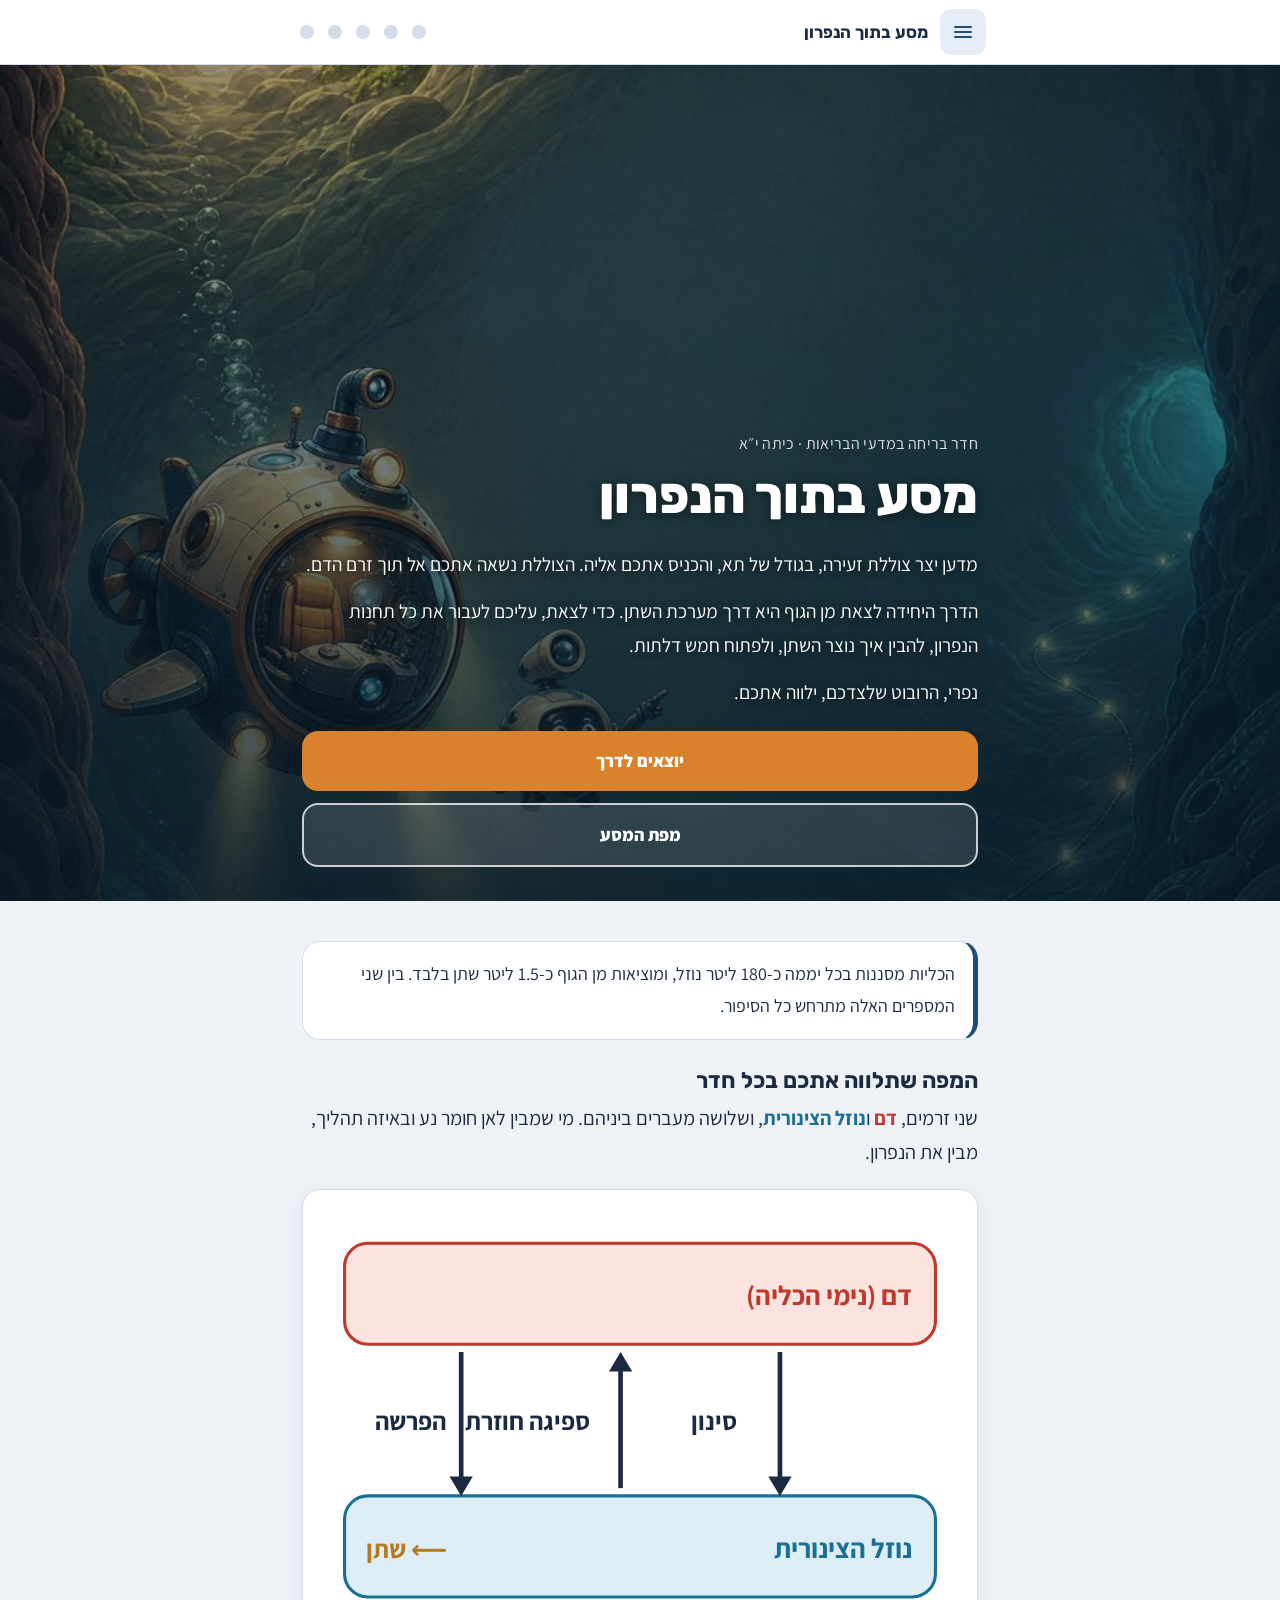
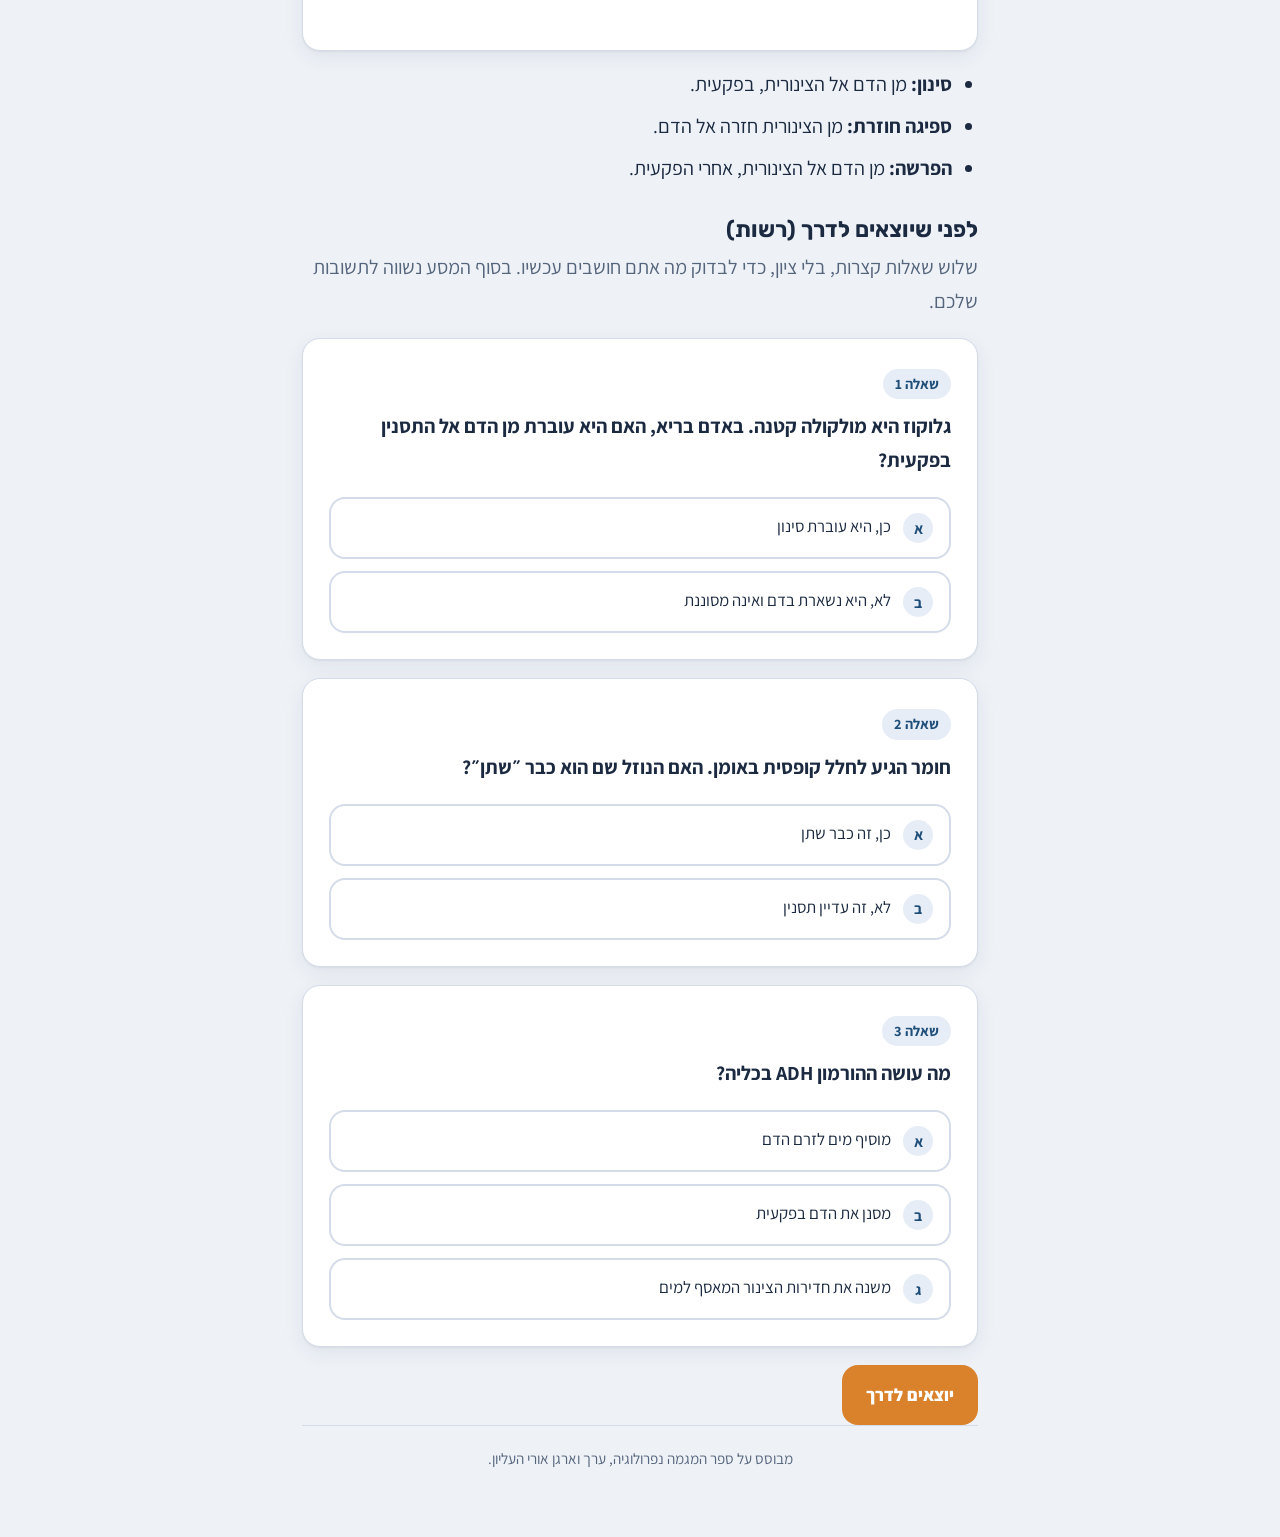
<file: index.html>
<!doctype html>
<html lang="he" dir="rtl">
<head>
  <meta charset="utf-8">
  <meta name="viewport" content="width=device-width, initial-scale=1, viewport-fit=cover">
  <meta name="theme-color" content="#14303a">
  <title>מסע בתוך הנפרון</title>
  <meta name="description" content="חדר בריחה ללימוד האנטומיה והפיזיולוגיה של הנפרון, לתלמידי מדעי הבריאות בכיתה י״א.">
  <link rel="preconnect" href="https://fonts.googleapis.com">
  <link rel="preconnect" href="https://fonts.gstatic.com" crossorigin>
  <link href="https://fonts.googleapis.com/css2?family=Assistant:wght@400;600;700;800&family=Rubik:wght@500;700;800&display=swap" rel="stylesheet">
  <link rel="stylesheet" href="css/style.css">
</head>
<body>
  <main id="app" aria-live="polite"></main>
  <noscript><p style="padding:24px">האתר דורש JavaScript כדי לפעול.</p></noscript>
  <script src="js/rooms.js"></script>
  <script src="js/app.js"></script>
</body>
</html>
</file>
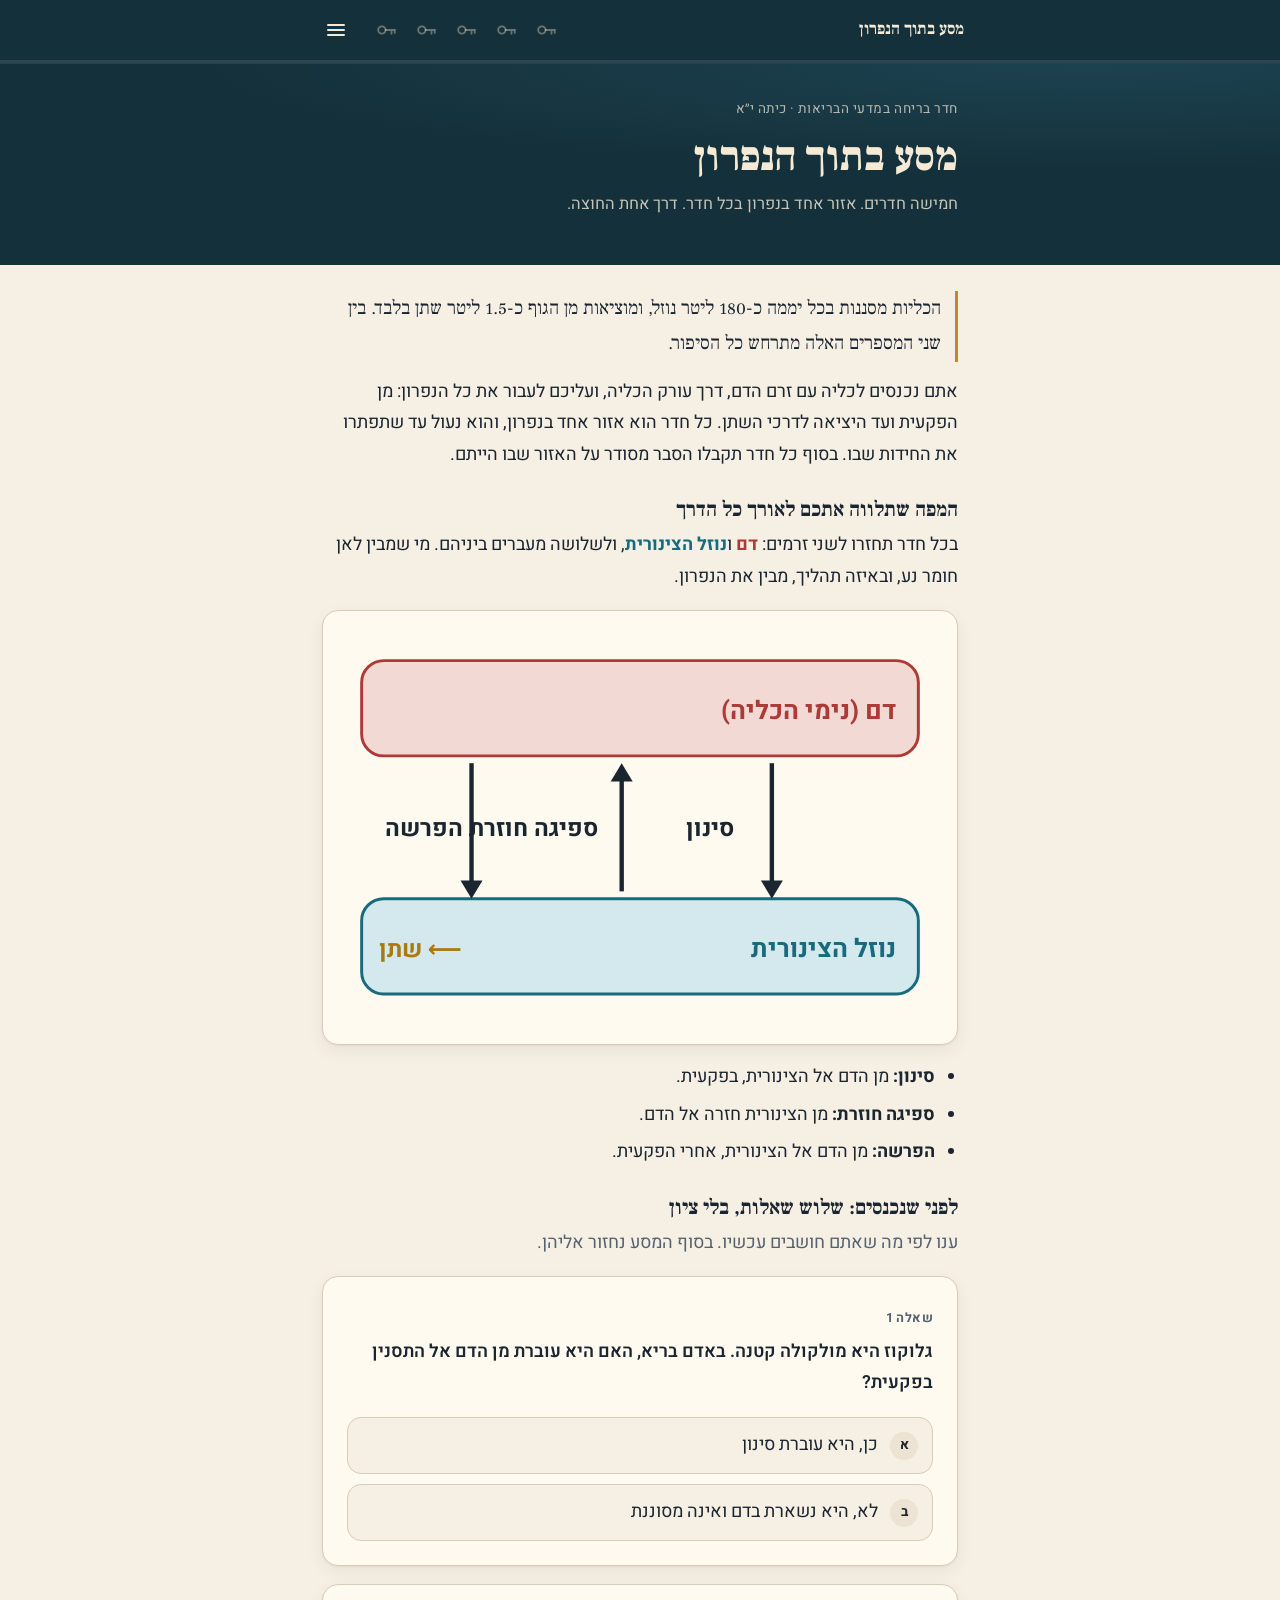
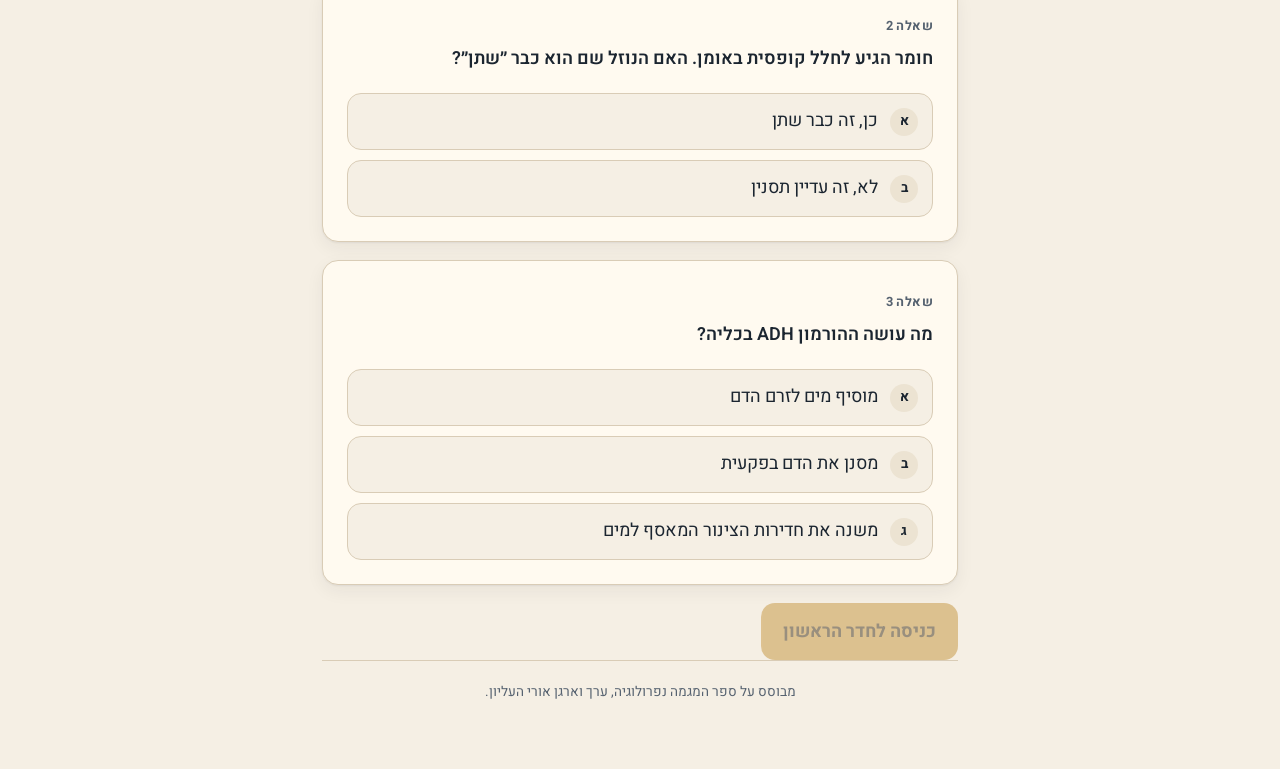
<file: _גרסה-קודמת/index.html>
<!doctype html>
<html lang="he" dir="rtl">
<head>
  <meta charset="utf-8">
  <meta name="viewport" content="width=device-width, initial-scale=1, viewport-fit=cover">
  <meta name="theme-color" content="#14303a">
  <title>מסע בתוך הנפרון</title>
  <meta name="description" content="חדר בריחה ללימוד האנטומיה והפיזיולוגיה של הנפרון, לתלמידי מדעי הבריאות בכיתה י״א.">
  <link rel="preconnect" href="https://fonts.googleapis.com">
  <link rel="preconnect" href="https://fonts.gstatic.com" crossorigin>
  <link href="https://fonts.googleapis.com/css2?family=Frank+Ruhl+Libre:wght@500;700;900&family=Heebo:wght@400;500;700&display=swap" rel="stylesheet">
  <link rel="stylesheet" href="css/style.css">
</head>
<body>
  <main id="app" aria-live="polite"></main>
  <noscript><p style="padding:24px">האתר דורש JavaScript כדי לפעול.</p></noscript>
  <script src="js/rooms.js"></script>
  <script src="js/app.js"></script>
</body>
</html>
</file>
<file: css/style.css>
/* ==========================================================================
   מסע בתוך הנפרון — עיצוב (בהיר, מובייל תחילה)
   צבעים קבועים בכל האתר: דם = אדום · תסנין = כחול-ים · שתן = ענבר
   ========================================================================== */

:root {
  --bg: #eef2f7;
  --paper: #eef2f7;
  --paper-2: #e4eaf2;
  --card: #ffffff;
  --ink: #1b2a41;
  --muted: #55657c;
  --line: #d3dce8;

  --navy: #1f4e79;
  --navy-soft: #e6edf6;
  --hero: #14304a;
  --hero-ink: #ffffff;

  --orange: #d9822b;
  --orange-dark: #c2711f;
  --key: #d9822b;

  --blood: #c0392b;
  --blood-soft: #fbe3df;
  --filtrate: #1b6f93;
  --filtrate-soft: #dcedf6;
  --urine: #b7791f;
  --urine-soft: #fbefcf;

  --ok: #2e7d4f;
  --ok-soft: #e1f1e7;
  --no: #b8423a;
  --no-soft: #fbe7e3;

  --conc-lo: #bfe2ea;
  --conc-mid: #f0d99c;
  --conc-hi: #d1741f;

  --radius: 18px;
  --shadow: 0 1px 2px rgba(27, 42, 65, .06), 0 6px 20px rgba(27, 42, 65, .07);
  --sans: "Assistant", "Heebo", system-ui, -apple-system, "Segoe UI", Arial, sans-serif;
  --display: "Rubik", "Assistant", system-ui, sans-serif;
  --serif: var(--display);
}

* { box-sizing: border-box; }
html { -webkit-text-size-adjust: 100%; scroll-behavior: smooth; }

body {
  margin: 0;
  background: var(--bg);
  color: var(--ink);
  font-family: var(--sans);
  font-size: 19px;
  line-height: 1.7;
  -webkit-font-smoothing: antialiased;
  overflow-wrap: break-word;
}
body.has-bar { padding-bottom: 96px; }

img { max-width: 100%; height: auto; display: block; }
button { font: inherit; color: inherit; }
h1, h2, h3, h4 { font-family: var(--display); line-height: 1.3; margin: 0; font-weight: 700; }
p { margin: 0 0 1em; }
ul, ol { margin: 0 0 1em; padding-inline-start: 1.3em; }
li { margin-bottom: .4em; }
a { color: var(--navy); }
b, strong { font-weight: 700; }
:focus-visible { outline: 3px solid var(--orange); outline-offset: 2px; border-radius: 8px; }

.wrap { max-width: 720px; margin-inline: auto; padding-inline: 16px; }

/* ---------- סרגל עליון ---------- */
.topbar {
  position: sticky; top: 0; z-index: 20;
  background: var(--card); color: var(--ink);
  border-bottom: 1px solid var(--line);
}
.topbar-in {
  max-width: 720px; margin-inline: auto;
  display: flex; align-items: center; gap: 12px;
  padding: 8px 14px; min-height: 64px;
}
.tb-text { flex: 1; min-width: 0; }
.tb-title { font-family: var(--display); font-weight: 700; font-size: 1.05rem; line-height: 1.25; }
.tb-sub { font-size: .9rem; color: var(--muted); line-height: 1.3; }
.menubtn {
  width: 46px; height: 46px; display: grid; place-items: center; flex: none;
  background: var(--navy-soft); border: 0; color: var(--navy); cursor: pointer; border-radius: 12px;
}
.menubtn svg { width: 24px; height: 24px; }
.dots-nav { display: flex; gap: 2px; flex: none; }
.dotbtn {
  width: 26px; height: 40px; display: grid; place-items: center;
  background: none; border: 0; cursor: pointer; padding: 0;
}
.dotbtn i { display: block; width: 14px; height: 14px; border-radius: 50%; background: var(--line); border: 2px solid var(--line); }
.dotbtn.got i { background: var(--orange); border-color: var(--orange); }
.dotbtn[aria-current="true"] i { box-shadow: 0 0 0 3px var(--card), 0 0 0 5px var(--navy); }
.dotbtn:disabled { cursor: default; }

.browse-banner {
  display: flex; gap: 10px; align-items: center; justify-content: center;
  background: var(--orange); color: #fff; font-size: .95rem; font-weight: 700; padding: 5px 10px;
}
.browse-banner button { background: rgba(0, 0, 0, .18); border: 0; border-radius: 8px; padding: 3px 12px; cursor: pointer; color: inherit; font-weight: 700; }

/* ---------- תפריט ושכבות ---------- */
.menu, .sheet {
  position: fixed; inset: 0; z-index: 40; background: rgba(15, 28, 45, .55);
  display: none; align-items: flex-start; justify-content: center; padding: 60px 12px 12px;
}
.sheet { align-items: flex-end; padding: 0; z-index: 45; }
.menu.open, .sheet.open { display: flex; }
.menu-panel {
  background: var(--card); width: 100%; max-width: 440px;
  border-radius: var(--radius); box-shadow: var(--shadow); padding: 18px;
  max-height: calc(100vh - 80px); overflow: auto;
}
.sheet-panel {
  background: var(--card); width: 100%; max-width: 720px; margin-inline: auto;
  border-radius: 22px 22px 0 0; box-shadow: var(--shadow); padding: 18px 18px 28px;
  max-height: 88vh; overflow: auto;
}
.sheet-head { display: flex; justify-content: space-between; align-items: center; gap: 10px; margin-bottom: 8px; position: sticky; top: -18px; background: var(--card); padding: 6px 0; z-index: 2; }
.sheet-head h2 { font-size: 1.25rem; }
.menu-panel h2 { font-size: 1.2rem; margin-bottom: 10px; }
.closebtn { width: 44px; height: 44px; border: 0; border-radius: 12px; background: var(--navy-soft); font-size: 1.6rem; cursor: pointer; line-height: 1; flex: none; }
.menu-list { list-style: none; padding: 0; margin: 0 0 14px; }
.menu-list li { margin: 0; }
.menu-list button {
  width: 100%; text-align: start; background: none; border: 0; padding: 13px 8px;
  border-bottom: 1px solid var(--line); cursor: pointer; display: flex; gap: 12px; align-items: center;
}
.menu-list button:disabled { opacity: .45; cursor: default; }
.menu-list .n {
  width: 32px; height: 32px; border-radius: 50%; background: var(--navy-soft); color: var(--navy);
  display: grid; place-items: center; font-weight: 700; font-size: .95rem; flex: none;
}
.menu-note { color: var(--muted); font-size: .95rem; margin-bottom: 14px; }
.menu-actions { display: grid; gap: 8px; }
.btn-quiet {
  background: var(--navy-soft); border: 0; border-radius: 14px;
  padding: 13px 14px; cursor: pointer; text-align: center; font-weight: 600;
}

/* ---------- פתיחה וסיום ---------- */
.hero {
  background:
    linear-gradient(180deg, rgba(8, 26, 40, .35) 0%, rgba(8, 26, 40, .82) 100%),
    url("../images/story-bg.jpg") center var(--bgy, 30%) / cover no-repeat,
    var(--hero);
  color: var(--hero-ink);
  display: flex; align-items: flex-end;
  min-height: calc(100vh - 64px); min-height: calc(100svh - 64px);
  padding: 28px 0 34px;
}
.hero .wrap { width: 100%; }
.hero.short { min-height: 340px; }
.kicker { font-size: 1rem; color: rgba(255, 255, 255, .85); margin-bottom: 6px; letter-spacing: .02em; }
.hero h1 { font-size: clamp(2.2rem, 9vw, 3.2rem); font-weight: 800; text-shadow: 0 2px 12px rgba(0, 0, 0, .5); }
.hero .sub { color: rgba(255, 255, 255, .92); margin-top: 8px; font-size: 1.15rem; }
.hero .story { margin: 18px 0 22px; font-size: 1.2rem; line-height: 1.75; text-shadow: 0 1px 8px rgba(0, 0, 0, .6); }
.hero .story p { margin-bottom: .7em; }
.hero-actions { display: grid; gap: 12px; }
.hero-actions .btn { width: 100%; }
.btn.light { background: rgba(255, 255, 255, .12); color: #fff; border: 2px solid rgba(255, 255, 255, .75); }
.btn.light:hover { background: rgba(255, 255, 255, .22); }

/* ---------- חדר ---------- */
.segs { display: flex; gap: 8px; margin: 16px 0 14px; }
.segs i { flex: 1; height: 8px; border-radius: 99px; background: var(--line); }
.segs i.done { background: var(--ok); }
.segs i.cur { background: var(--orange); }

.scene {
  background: var(--card); border: 1px solid var(--line); border-radius: var(--radius);
  padding: 16px 18px; margin: 14px 0 12px; font-size: 1.12rem; line-height: 1.8;
  border-inline-start: 5px solid var(--navy);
}
.objective { color: var(--muted); font-size: 1.02rem; margin: 0 4px 18px; }
.objective b { color: var(--ink); }

.card {
  background: var(--card); border: 1px solid var(--line); border-radius: var(--radius);
  box-shadow: var(--shadow); padding: 20px; margin-bottom: 18px;
}
.puzzle-tag {
  display: inline-flex; gap: 8px; align-items: center;
  font-size: .9rem; font-weight: 700; color: var(--navy);
  background: var(--navy-soft); border-radius: 99px; padding: 3px 12px; margin-bottom: 10px;
}
.puzzle h3 { font-size: 1.4rem; margin-bottom: 8px; }
.puzzle .prompt { margin-bottom: 16px; }

.solved-puzzle { border: 1px solid var(--line); border-radius: 14px; margin-bottom: 12px; background: var(--card); }
.solved-puzzle summary {
  cursor: pointer; padding: 14px 16px; font-weight: 700; list-style: none;
  display: flex; gap: 10px; align-items: center;
}
.solved-puzzle summary::-webkit-details-marker { display: none; }
.solved-puzzle .tick { color: var(--ok); font-weight: 900; }
.solved-puzzle .body { padding: 0 16px 14px; color: var(--muted); font-size: 1rem; }

.opts { display: grid; gap: 12px; }
.opt {
  display: flex; gap: 12px; align-items: flex-start; text-align: start;
  background: var(--card); border: 2px solid var(--line); border-radius: 16px;
  padding: 14px 16px; min-height: 58px; cursor: pointer; line-height: 1.55; font-size: 1.05rem;
  transition: border-color .15s, background .15s, transform .1s;
}
.opt:hover { border-color: var(--navy); }
.opt:active { transform: scale(.99); }
.opt .mark {
  flex: none; width: 30px; height: 30px; border-radius: 50%;
  background: var(--navy-soft); color: var(--navy); display: grid; place-items: center;
  font-weight: 700; font-size: .95rem;
}
.opt:disabled { cursor: default; }
.opt.ok { border-color: var(--ok); background: var(--ok-soft); }
.opt.ok .mark { background: var(--ok); color: #fff; }
.opt.no { border-color: var(--no); background: var(--no-soft); }
.opt.no .mark { background: var(--no); color: #fff; }
.opt.picked { border-color: var(--navy); background: var(--navy-soft); }

.fb {
  margin-top: 14px; padding: 14px 16px; border-radius: 14px; font-size: 1.02rem;
  border-inline-start: 5px solid var(--navy); background: var(--navy-soft);
}
.fb.ok { border-color: var(--ok); background: var(--ok-soft); }
.fb.no { border-color: var(--no); background: var(--no-soft); }
.fb b:first-child { margin-inline-end: .3em; }

.row-actions { display: flex; gap: 10px; flex-wrap: wrap; margin-top: 16px; align-items: center; }
.btn {
  background: var(--orange); color: #fff; border: 0; border-radius: 16px;
  padding: 15px 24px; font-weight: 800; font-size: 1.1rem; cursor: pointer; min-height: 56px;
}
.btn:hover { background: var(--orange-dark); }
.btn:disabled { opacity: .45; cursor: default; }
.btn.gold { background: var(--orange); }
.btn.ghost { background: var(--card); color: var(--navy); border: 2px solid var(--navy); }
.btn.ghost:hover { background: var(--navy-soft); }
.btn.light:hover { background: rgba(255, 255, 255, .22); }
.hint { margin-top: 12px; background: var(--urine-soft); border-radius: 12px; padding: 12px 14px; }

/* סידור */
.seq { list-style: none; padding: 0; margin: 0 0 14px; display: grid; gap: 10px; }
.seq li {
  display: flex; gap: 10px; align-items: flex-start; margin: 0;
  background: var(--ok-soft); border: 2px solid var(--ok); border-radius: 14px; padding: 12px 14px;
}
.seq .num {
  flex: none; width: 28px; height: 28px; border-radius: 50%; background: var(--ok); color: #fff;
  display: grid; place-items: center; font-weight: 700; font-size: .9rem;
}
.pool-label { font-size: .95rem; color: var(--muted); margin: 6px 0; font-weight: 700; }
.pool { display: grid; gap: 10px; }
.shake { animation: shake .35s; }
@keyframes shake { 20% { transform: translateX(6px); } 40% { transform: translateX(-6px); } 60% { transform: translateX(4px); } 80% { transform: translateX(-3px); } }

/* מיון */
.cls-group { font-weight: 700; margin: 14px 0 4px; color: var(--muted); }
.cls-item { border: 2px solid var(--line); border-radius: 16px; padding: 12px 14px; margin-bottom: 10px; background: var(--card); }
.cls-item .name { font-weight: 700; margin-bottom: 10px; font-size: 1.08rem; }
.cls-btns { display: grid; grid-template-columns: 1fr 1fr; gap: 10px; }
.cls-btns button {
  min-height: 50px; border-radius: 12px; border: 2px solid var(--line);
  background: var(--card); cursor: pointer; padding: 6px 8px; line-height: 1.3; font-size: 1rem;
}
.cls-btns button.on { border-color: var(--navy); background: var(--navy-soft); font-weight: 800; }
.cls-item.ok { border-color: var(--ok); background: var(--ok-soft); }
.cls-item.bad { border-color: var(--no); background: var(--no-soft); }
.cls-item .why { font-size: 1rem; margin-top: 8px; }

/* סימולציות */
.sim { background: var(--card); border: 2px solid var(--line); border-radius: 16px; padding: 14px; }
.slider-label { display: flex; justify-content: space-between; font-size: .95rem; color: var(--muted); font-weight: 700; }
input[type="range"] { -webkit-appearance: none; appearance: none; width: 100%; height: 48px; background: transparent; margin: 6px 0 10px; direction: ltr; }
input[type="range"]::-webkit-slider-runnable-track { height: 10px; border-radius: 99px; background: var(--paper-2); border: 1px solid var(--line); }
input[type="range"]::-moz-range-track { height: 10px; border-radius: 99px; background: var(--paper-2); border: 1px solid var(--line); }
input[type="range"]::-webkit-slider-thumb { -webkit-appearance: none; width: 34px; height: 34px; border-radius: 50%; margin-top: -13px; background: var(--orange); border: 4px solid #fff; box-shadow: 0 1px 5px rgba(0, 0, 0, .35); }
input[type="range"]::-moz-range-thumb { width: 28px; height: 28px; border-radius: 50%; background: var(--orange); border: 4px solid #fff; }
.meter { margin-top: 12px; }
.meter .lbl { display: flex; justify-content: space-between; font-size: 1rem; margin-bottom: 4px; }
.meter .lbl span:last-child { color: var(--muted); }
.bar { position: relative; height: 18px; background: var(--paper-2); border-radius: 99px; overflow: hidden; border: 1px solid var(--line); }
.bar > i { position: absolute; inset-block: 0; inset-inline-start: 0; background: var(--filtrate); border-radius: 99px; transition: width .2s; }
.bar.urine > i { background: var(--urine); }
.bar.blood > i { background: var(--blood); }
.bar .cap { position: absolute; top: -2px; bottom: -2px; width: 3px; background: var(--ink); opacity: .7; }
.dots { display: flex; gap: 5px; margin-top: 4px; }
.dots i { width: 20px; height: 20px; border-radius: 50%; background: var(--paper-2); border: 2px solid var(--line); }
.dots i.on { background: var(--filtrate); border-color: var(--filtrate); }
.dots.gates i { border-radius: 4px; height: 24px; width: 15px; }
.dots.gates i.on { background: var(--urine); border-color: var(--urine); }
.sim-status { margin-top: 12px; font-weight: 700; }
.scenario { background: var(--navy-soft); border-radius: 14px; padding: 14px 16px; margin-bottom: 14px; font-weight: 700; border-inline-start: 5px solid var(--navy); }
.stepper { margin-top: 12px; }
.stepper-row { display: flex; gap: 8px; align-items: center; }
.stepper-row input[type=range] { flex: 1; margin: 0; }
.stepbtn { width: 52px; height: 52px; border-radius: 14px; border: 2px solid var(--navy); background: var(--card); color: var(--navy); font-size: 1.7rem; font-weight: 800; cursor: pointer; flex: none; }
.stepbtn:active { background: var(--navy-soft); }

.figure { margin: 16px 0; }
.figure svg { width: 100%; height: auto; display: block; }

/* ---------- פתיחת מנעול ---------- */
.unlock { text-align: center; padding: 26px 18px; border-radius: var(--radius); background: var(--ok-soft); border: 2px solid var(--ok); margin: 8px 0 26px; }
.unlock .bigkey { width: 64px; height: 64px; color: var(--orange); margin: 0 auto 8px; }
.unlock.pop .bigkey { animation: pop .7s cubic-bezier(.2, 1.4, .4, 1); }
@keyframes pop { from { transform: scale(.3) rotate(-40deg); opacity: 0; } to { transform: none; opacity: 1; } }
.unlock h2 { font-size: 1.5rem; }
.unlock p { color: var(--muted); margin: 6px 0 0; }

/* ---------- הסבר ---------- */
.explain-title { font-size: 1.55rem; margin: 0 0 4px; padding-bottom: 10px; border-bottom: 3px solid var(--orange); }
.explain h3 { font-size: 1.28rem; margin: 26px 0 8px; color: var(--navy); }
.explain figure { margin: 16px 0; }
.explain figure img { border-radius: 14px; border: 1px solid var(--line); background: #fff; width: 100%; }
.explain figcaption { font-size: .95rem; color: var(--muted); margin-top: 6px; }
.callout { background: var(--navy-soft); border-inline-start: 5px solid var(--navy); border-radius: 14px; padding: 14px 16px; margin: 16px 0; }
.callout.warn { background: var(--urine-soft); border-color: var(--urine); }
.callout p:last-child, .callout ul:last-child { margin-bottom: 0; }
.stats { display: grid; grid-template-columns: repeat(3, 1fr); gap: 10px; margin: 14px 0; }
.stat { background: var(--card); border: 1px solid var(--line); border-radius: 14px; padding: 12px 6px; text-align: center; }
.stat b { display: block; font-family: var(--display); font-size: 1.6rem; color: var(--navy); line-height: 1.2; }
.stat span { font-size: .9rem; color: var(--muted); line-height: 1.3; display: block; }
.terms { display: flex; flex-wrap: wrap; gap: 8px; margin: 12px 0 0; }
.term { background: var(--navy-soft); border-radius: 10px; padding: 6px 12px; font-size: 1rem; line-height: 1.4; }
.term small { color: var(--muted); direction: ltr; unicode-bidi: isolate; display: block; font-size: .85rem; }
details.more { border: 1px solid var(--line); border-radius: 14px; margin: 14px 0; background: var(--card); }
details.more > summary { cursor: pointer; padding: 14px 16px; font-weight: 700; }
details.more > .in { padding: 0 16px 16px; }
table.tbl { width: 100%; border-collapse: collapse; font-size: 1rem; margin: 12px 0; }
.tbl th, .tbl td { border: 1px solid var(--line); padding: 9px 10px; text-align: start; vertical-align: top; line-height: 1.5; }
.tbl th { background: var(--navy-soft); }
.tbl-scroll { overflow-x: auto; -webkit-overflow-scrolling: touch; }
.next { margin: 30px 0 60px; display: flex; gap: 12px; flex-wrap: wrap; }
.next .btn { flex: 1 1 200px; }

/* ---------- סיום ---------- */
.final-q .qno { font-weight: 700; color: var(--navy); font-size: .95rem; }
.final-q .qtext { font-weight: 700; margin: 4px 0 14px; font-size: 1.12rem; }
.score { text-align: center; font-family: var(--display); font-size: 2.6rem; font-weight: 800; color: var(--navy); }
.compare { display: grid; gap: 12px; }
.cmp { border: 1px solid var(--line); border-radius: 14px; padding: 14px 16px; background: var(--card); }
.cmp .q { font-weight: 700; margin-bottom: 6px; }
.cmp .a { font-size: 1rem; color: var(--muted); }
.cmp .a b { color: var(--ink); }
.pdfcard { text-align: center; background: var(--card); border: 2px solid var(--orange); border-radius: var(--radius); padding: 22px 18px; margin: 20px 0 28px; }
.pdfcard h2 { font-size: 1.4rem; margin-bottom: 6px; }
.pdfcard p { color: var(--muted); font-size: 1rem; }
.foot { color: var(--muted); font-size: .95rem; text-align: center; padding: 20px 0 50px; border-top: 1px solid var(--line); }

/* ---------- סרגל תחתון ---------- */
.bottombar {
  position: fixed; inset-inline: 0; bottom: 0; z-index: 30; display: none;
  background: var(--card); border-top: 1px solid var(--line);
  padding: 10px 14px calc(10px + env(safe-area-inset-bottom));
}
.bottombar.show { display: block; }
.bottombar-in { max-width: 720px; margin-inline: auto; display: flex; gap: 12px; }
.bottombar button { flex: 1; min-height: 56px; border-radius: 16px; font-weight: 800; font-size: 1.05rem; cursor: pointer; }
.bb-hint { background: var(--navy-soft); border: 0; color: var(--navy); }
.bb-sum { background: var(--card); border: 2px solid var(--navy); color: var(--navy); }
.bottombar button:disabled { opacity: .45; }

/* ---------- הדפסה / PDF ---------- */
#print-doc { display: none; }
@media print {
  @page { size: A4; margin: 16mm; }
  body > *:not(#print-doc) { display: none !important; }
  body { background: #fff; font-size: 12pt; padding: 0 !important; }
  #print-doc { display: block; direction: rtl; }
  #print-doc h1 { font-size: 24pt; margin-bottom: 4pt; }
  #print-doc h2 { font-size: 17pt; page-break-before: always; border-bottom: 2px solid #d9822b; padding-bottom: 4pt; margin-top: 0; }
  #print-doc h2.first { page-break-before: auto; }
  #print-doc h3 { font-size: 13pt; page-break-after: avoid; }
  #print-doc figure, #print-doc table, #print-doc .callout { page-break-inside: avoid; }
  #print-doc figure img { max-height: 90mm; width: auto; margin-inline: auto; border: 1px solid #ccc; }
  #print-doc .term { border: 1px solid #ccc; background: #fff; }
  #print-doc .stats { display: flex; gap: 6pt; }
  #print-doc .stat { flex: 1; }
}

@media (min-width: 640px) {
  body { font-size: 20px; }
  .wrap { padding-inline: 22px; }
  .card { padding: 26px; }
}
@media (prefers-reduced-motion: reduce) {
  * { animation: none !important; transition: none !important; scroll-behavior: auto !important; }
}
</file>
<file: _גרסה-קודמת/css/style.css>
/* ==========================================================================
   מסע בתוך הנפרון — עיצוב
   מובייל תחילה. צבעים קבועים בכל האתר:
   דם = אדום-אבן · תסנין / נוזל הצינורית = כחול-ים · שתן = ענבר
   ========================================================================== */

:root {
  --paper: #f5efe4;
  --paper-2: #ece3d2;
  --card: #fffaf0;
  --ink: #1b2530;
  --muted: #566270;
  --line: #d9ccb6;

  --hero: #14303a;
  --hero-2: #1c4250;
  --hero-ink: #f4ead6;

  --blood: #ad3a37;
  --blood-soft: #f2d9d3;
  --filtrate: #176b7d;
  --filtrate-soft: #d3e9ee;
  --urine: #a97a14;
  --urine-soft: #f3e3b7;
  --key: #c08a2a;

  --ok: #28704f;
  --ok-soft: #d6ebdd;
  --no: #a2432b;
  --no-soft: #f5dbd1;

  --conc-lo: #bfe2ea;
  --conc-mid: #f0d99c;
  --conc-hi: #d1741f;

  --radius: 16px;
  --shadow: 0 1px 2px rgba(27, 37, 48, .06), 0 6px 18px rgba(27, 37, 48, .06);
  --serif: "Frank Ruhl Libre", "David Libre", "Times New Roman", serif;
  --sans: "Heebo", "Assistant", system-ui, -apple-system, "Segoe UI", Arial, sans-serif;
}

@media (prefers-color-scheme: dark) {
  :root:not([data-theme="light"]) {
    --paper: #11181f;
    --paper-2: #18222b;
    --card: #1b2630;
    --ink: #ece5d6;
    --muted: #a3adb8;
    --line: #2f3d49;
    --hero: #0b1d24;
    --hero-2: #123039;
    --blood: #e3766f;
    --blood-soft: #3a2323;
    --filtrate: #5fc0d1;
    --filtrate-soft: #17333b;
    --urine: #e2b44e;
    --urine-soft: #3a3016;
    --key: #e2b04a;
    --ok: #6cc59a;
    --ok-soft: #173326;
    --no: #ee9a82;
    --no-soft: #3b231b;
    --conc-lo: #36737f;
    --conc-mid: #9a7f3c;
    --conc-hi: #d1741f;
    --shadow: 0 1px 2px rgba(0, 0, 0, .3), 0 6px 18px rgba(0, 0, 0, .25);
  }
}

* { box-sizing: border-box; }

html { -webkit-text-size-adjust: 100%; scroll-behavior: smooth; }

body {
  margin: 0;
  background: var(--paper);
  color: var(--ink);
  font-family: var(--sans);
  font-size: 17px;
  line-height: 1.75;
  -webkit-font-smoothing: antialiased;
  overflow-wrap: break-word;
}

img { max-width: 100%; height: auto; display: block; }
button { font: inherit; color: inherit; }
h1, h2, h3 { font-family: var(--serif); line-height: 1.3; margin: 0; }
p { margin: 0 0 1em; }
ul, ol { margin: 0 0 1em; padding-inline-start: 1.3em; }
li { margin-bottom: .35em; }
a { color: var(--filtrate); }
b, strong { font-weight: 700; }

:focus-visible { outline: 3px solid var(--key); outline-offset: 2px; border-radius: 6px; }

.wrap { max-width: 680px; margin-inline: auto; padding-inline: 18px; }

/* ---------- סרגל עליון ---------- */
.topbar {
  position: sticky; top: 0; z-index: 20;
  background: var(--hero);
  color: var(--hero-ink);
  border-bottom: 1px solid rgba(255, 255, 255, .08);
}
.topbar-in {
  max-width: 680px; margin-inline: auto;
  display: flex; align-items: center; gap: 10px;
  padding: 8px 14px; min-height: 54px;
}
.brand {
  font-family: var(--serif); font-weight: 700; font-size: 1.05rem;
  color: var(--hero-ink); text-decoration: none; white-space: nowrap;
  background: none; border: 0; cursor: pointer; padding: 6px 2px;
}
.keys { display: flex; gap: 4px; margin-inline-start: auto; }
.keybtn {
  width: 36px; height: 40px; display: grid; place-items: center;
  background: none; border: 0; cursor: pointer; border-radius: 10px;
  color: rgba(244, 234, 214, .38);
}
.keybtn[aria-current="true"] { background: rgba(255, 255, 255, .1); }
.keybtn.got { color: var(--key); }
.keybtn:disabled { cursor: default; }
.keybtn svg { width: 22px; height: 22px; }
.menubtn {
  width: 44px; height: 44px; display: grid; place-items: center;
  background: none; border: 0; color: var(--hero-ink); cursor: pointer; border-radius: 10px;
}
.menubtn svg { width: 24px; height: 24px; }
.progress { height: 3px; background: rgba(255, 255, 255, .1); }
.progress > i { display: block; height: 100%; width: 0; background: var(--key); transition: width .5s ease; }

/* ---------- תפריט ---------- */
.menu {
  position: fixed; inset: 0; z-index: 40; background: rgba(8, 16, 20, .55);
  display: none; align-items: flex-start; justify-content: center; padding: 60px 14px 14px;
}
.menu.open { display: flex; }
.menu-panel {
  background: var(--card); color: var(--ink); width: 100%; max-width: 420px;
  border-radius: var(--radius); box-shadow: var(--shadow); padding: 18px;
  max-height: calc(100vh - 80px); overflow: auto;
}
.menu-panel h2 { font-size: 1.15rem; margin-bottom: 10px; }
.menu-list { list-style: none; padding: 0; margin: 0 0 14px; }
.menu-list li { margin: 0; }
.menu-list button {
  width: 100%; text-align: start; background: none; border: 0; padding: 12px 8px;
  border-bottom: 1px solid var(--line); cursor: pointer; display: flex; gap: 10px; align-items: center;
}
.menu-list button:disabled { opacity: .5; cursor: default; }
.menu-list .n {
  width: 28px; height: 28px; border-radius: 50%; background: var(--paper-2);
  display: grid; place-items: center; font-weight: 700; font-size: .9rem; flex: none;
}
.menu-note { color: var(--muted); font-size: .9rem; margin-bottom: 14px; }
.menu-actions { display: grid; gap: 8px; }
.btn-quiet {
  background: var(--paper-2); border: 1px solid var(--line); border-radius: 12px;
  padding: 11px 14px; cursor: pointer; text-align: center;
}

/* ---------- מבואה / כותרות חדר ---------- */
.hero {
  background:
    radial-gradient(120% 90% at 85% 0%, var(--hero-2) 0%, transparent 60%),
    var(--hero);
  color: var(--hero-ink);
  padding: 34px 0 30px;
  position: relative; overflow: hidden;
}
.hero .wrap { position: relative; }
.kicker {
  font-size: .85rem; letter-spacing: .04em; color: rgba(244, 234, 214, .72);
  margin-bottom: 8px; display: flex; align-items: center; gap: 10px;
}
.hero h1 { font-size: clamp(1.9rem, 7vw, 2.6rem); font-weight: 900; }
.hero .sub { color: rgba(244, 234, 214, .8); margin-top: 6px; font-size: 1.02rem; }
.hero-icon { width: 54px; height: 54px; color: var(--key); flex: none; }
.hero-row { display: flex; gap: 16px; align-items: center; }

.scene {
  font-family: var(--serif); font-size: 1.2rem; line-height: 1.85;
  border-inline-start: 3px solid var(--key); padding-inline-start: 14px; margin: 26px 0 14px;
}
.objective { color: var(--muted); font-size: .98rem; margin-bottom: 26px; }
.objective b { color: var(--ink); }

/* ---------- כרטיסים וחידות ---------- */
.card {
  background: var(--card); border: 1px solid var(--line); border-radius: var(--radius);
  box-shadow: var(--shadow); padding: 18px; margin-bottom: 18px;
}
.puzzle-tag {
  display: inline-flex; gap: 8px; align-items: center;
  font-size: .8rem; font-weight: 700; color: var(--muted); letter-spacing: .03em; margin-bottom: 6px;
}
.puzzle h3 { font-size: 1.25rem; margin-bottom: 8px; }
.puzzle .prompt { margin-bottom: 14px; }

.solved-puzzle { border: 1px solid var(--line); border-radius: 12px; margin-bottom: 12px; background: var(--card); }
.solved-puzzle summary {
  cursor: pointer; padding: 12px 14px; font-weight: 600; list-style: none;
  display: flex; gap: 10px; align-items: center;
}
.solved-puzzle summary::-webkit-details-marker { display: none; }
.solved-puzzle .tick { color: var(--ok); font-weight: 900; }
.solved-puzzle .body { padding: 0 14px 12px; color: var(--muted); font-size: .96rem; }

/* אפשרויות בחירה */
.opts { display: grid; gap: 10px; }
.opt {
  display: flex; gap: 12px; align-items: flex-start; text-align: start;
  background: var(--paper); border: 1.5px solid var(--line); border-radius: 14px;
  padding: 13px 14px; min-height: 52px; cursor: pointer; line-height: 1.55;
  transition: border-color .15s, background .15s, transform .1s;
}
.opt:active { transform: scale(.992); }
.opt .mark {
  flex: none; width: 28px; height: 28px; border-radius: 50%;
  background: var(--paper-2); display: grid; place-items: center;
  font-weight: 700; font-size: .85rem; margin-top: 1px;
}
.opt:disabled { cursor: default; }
.opt.ok { border-color: var(--ok); background: var(--ok-soft); }
.opt.ok .mark { background: var(--ok); color: #fff; }
.opt.no { border-color: var(--no); background: var(--no-soft); }
.opt.no .mark { background: var(--no); color: #fff; }
.opt.picked { border-color: var(--filtrate); background: var(--filtrate-soft); }

.fb {
  margin-top: 14px; padding: 12px 14px; border-radius: 12px; font-size: .98rem;
  border-inline-start: 4px solid var(--filtrate); background: var(--filtrate-soft);
}
.fb.ok { border-color: var(--ok); background: var(--ok-soft); }
.fb.no { border-color: var(--no); background: var(--no-soft); }
.fb b:first-child { display: inline-block; margin-inline-end: .3em; }

.row-actions { display: flex; gap: 10px; flex-wrap: wrap; margin-top: 16px; align-items: center; }
.btn {
  background: var(--hero); color: var(--hero-ink); border: 0; border-radius: 14px;
  padding: 13px 22px; font-weight: 700; cursor: pointer; min-height: 50px;
}
.btn:hover { background: var(--hero-2); }
.btn:disabled { opacity: .45; cursor: default; }
.btn.gold { background: var(--key); color: #2a1d04; }
.btn.ghost { background: transparent; color: var(--ink); border: 1.5px solid var(--line); }
.hintbtn {
  background: none; border: 0; color: var(--filtrate); cursor: pointer; font-weight: 600;
  padding: 10px 4px; text-decoration: underline; text-underline-offset: 3px;
}
.hint {
  margin-top: 12px; font-size: .96rem; color: var(--ink);
  background: var(--urine-soft); border-radius: 12px; padding: 10px 14px;
}

/* סידור (order) */
.seq { list-style: none; padding: 0; margin: 0 0 14px; display: grid; gap: 8px; min-height: 12px; }
.seq li {
  display: flex; gap: 10px; align-items: flex-start; margin: 0;
  background: var(--ok-soft); border: 1.5px solid var(--ok); border-radius: 12px; padding: 10px 12px;
}
.seq .num {
  flex: none; width: 26px; height: 26px; border-radius: 50%; background: var(--ok); color: #fff;
  display: grid; place-items: center; font-weight: 700; font-size: .85rem; margin-top: 2px;
}
.pool-label { font-size: .85rem; color: var(--muted); margin: 6px 0; font-weight: 600; }
.pool { display: grid; gap: 8px; }
.pool .opt { padding: 11px 14px; }
.shake { animation: shake .35s; }
@keyframes shake {
  20% { transform: translateX(6px); } 40% { transform: translateX(-6px); }
  60% { transform: translateX(4px); } 80% { transform: translateX(-3px); }
}

/* מיון (classify) */
.cls-group { font-weight: 700; font-size: .95rem; margin: 14px 0 4px; color: var(--muted); }
.cls-item {
  border: 1.5px solid var(--line); border-radius: 14px; padding: 10px 12px;
  margin-bottom: 8px; background: var(--paper);
}
.cls-item .name { font-weight: 600; margin-bottom: 8px; }
.cls-btns { display: grid; grid-template-columns: 1fr 1fr; gap: 8px; }
.cls-btns button {
  min-height: 46px; border-radius: 11px; border: 1.5px solid var(--line);
  background: var(--card); cursor: pointer; padding: 6px 8px; line-height: 1.3; font-size: .95rem;
}
.cls-btns button.on { border-color: var(--filtrate); background: var(--filtrate-soft); font-weight: 700; }
.cls-item.ok { border-color: var(--ok); background: var(--ok-soft); }
.cls-item.bad { border-color: var(--no); background: var(--no-soft); }
.cls-item .why { font-size: .92rem; margin-top: 8px; color: var(--ink); }

/* מחוונים וסימולציות */
.sim { background: var(--paper); border: 1.5px solid var(--line); border-radius: 14px; padding: 14px; }
.slider-label { display: flex; justify-content: space-between; font-size: .88rem; color: var(--muted); font-weight: 600; }
input[type="range"] {
  -webkit-appearance: none; appearance: none; width: 100%; height: 44px; background: transparent; margin: 6px 0 10px;
  direction: ltr;
}
input[type="range"]::-webkit-slider-runnable-track { height: 8px; border-radius: 99px; background: var(--paper-2); border: 1px solid var(--line); }
input[type="range"]::-moz-range-track { height: 8px; border-radius: 99px; background: var(--paper-2); border: 1px solid var(--line); }
input[type="range"]::-webkit-slider-thumb {
  -webkit-appearance: none; width: 30px; height: 30px; border-radius: 50%; margin-top: -12px;
  background: var(--key); border: 3px solid var(--card); box-shadow: 0 1px 4px rgba(0, 0, 0, .35);
}
input[type="range"]::-moz-range-thumb {
  width: 26px; height: 26px; border-radius: 50%; background: var(--key); border: 3px solid var(--card);
}
.meter { margin-top: 12px; }
.meter .lbl { display: flex; justify-content: space-between; font-size: .92rem; margin-bottom: 4px; }
.meter .lbl span:last-child { color: var(--muted); font-variant-numeric: tabular-nums; }
.bar { position: relative; height: 16px; background: var(--paper-2); border-radius: 99px; overflow: hidden; border: 1px solid var(--line); }
.bar > i { position: absolute; inset-block: 0; inset-inline-start: 0; background: var(--filtrate); border-radius: 99px; transition: width .2s; }
.bar.urine > i { background: var(--urine); }
.bar.blood > i { background: var(--blood); }
.bar .cap { position: absolute; top: -2px; bottom: -2px; width: 3px; background: var(--ink); opacity: .7; }
.dots { display: flex; gap: 5px; margin-top: 4px; }
.dots i { width: 18px; height: 18px; border-radius: 50%; background: var(--paper-2); border: 1.5px solid var(--line); }
.dots i.on { background: var(--filtrate); border-color: var(--filtrate); }
.dots.gates i { border-radius: 4px; height: 22px; width: 14px; }
.dots.gates i.on { background: var(--urine); border-color: var(--urine); }
.sim-status { margin-top: 12px; font-weight: 600; font-size: .98rem; }

.scenario {
  background: var(--filtrate-soft); border-radius: 12px; padding: 12px 14px; margin-bottom: 12px;
  font-weight: 600; border-inline-start: 4px solid var(--filtrate);
}

/* תרשימים ב-SVG */
.figure { margin: 16px 0; }
.figure svg { width: 100%; height: auto; display: block; }
.svg-text { font-family: var(--sans); font-size: 13px; fill: var(--ink); }
.svg-text.small { font-size: 11px; fill: var(--muted); }
.svg-text.bold { font-weight: 700; }

/* ---------- פתיחת מנעול ---------- */
.unlock {
  text-align: center; padding: 26px 18px; border-radius: var(--radius);
  background: linear-gradient(180deg, var(--urine-soft), var(--card));
  border: 1px solid var(--line); margin: 8px 0 26px;
}
.unlock .bigkey { width: 64px; height: 64px; color: var(--key); margin: 0 auto 8px; }
.unlock.pop .bigkey { animation: pop .7s cubic-bezier(.2, 1.4, .4, 1); }
@keyframes pop { from { transform: scale(.3) rotate(-40deg); opacity: 0; } to { transform: none; opacity: 1; } }
.unlock h2 { font-size: 1.4rem; }
.unlock p { color: var(--muted); margin: 6px 0 0; }

/* ---------- הסבר החדר ---------- */
.explain { margin-top: 10px; }
.explain-title {
  font-size: 1.5rem; margin: 0 0 4px; padding-bottom: 10px; border-bottom: 2px solid var(--key);
}
.explain h3 { font-size: 1.22rem; margin: 26px 0 8px; }
.explain figure { margin: 16px 0; }
.explain figure img {
  border-radius: 12px; border: 1px solid var(--line); background: #fff; width: 100%;
}
.explain figcaption { font-size: .88rem; color: var(--muted); margin-top: 6px; }
.callout {
  background: var(--filtrate-soft); border-inline-start: 4px solid var(--filtrate);
  border-radius: 12px; padding: 12px 14px; margin: 16px 0;
}
.callout.warn { background: var(--urine-soft); border-color: var(--urine); }
.callout p:last-child { margin-bottom: 0; }
.stats { display: grid; grid-template-columns: repeat(3, 1fr); gap: 8px; margin: 14px 0; }
.stat {
  background: var(--card); border: 1px solid var(--line); border-radius: 12px; padding: 10px 6px; text-align: center;
}
.stat b { display: block; font-family: var(--serif); font-size: 1.5rem; color: var(--filtrate); line-height: 1.2; }
.stat span { font-size: .82rem; color: var(--muted); line-height: 1.3; display: block; }
.terms { display: flex; flex-wrap: wrap; gap: 8px; margin: 10px 0 0; }
.term {
  background: var(--paper-2); border: 1px solid var(--line); border-radius: 10px; padding: 5px 10px;
  font-size: .9rem; line-height: 1.4;
}
.term small { color: var(--muted); direction: ltr; unicode-bidi: isolate; display: block; font-size: .78rem; }

details.more { border: 1px solid var(--line); border-radius: 12px; margin: 14px 0; background: var(--card); }
details.more > summary { cursor: pointer; padding: 13px 14px; font-weight: 700; }
details.more > .in { padding: 0 14px 14px; }

table.tbl { width: 100%; border-collapse: collapse; font-size: .92rem; margin: 12px 0; }
.tbl th, .tbl td { border: 1px solid var(--line); padding: 8px 9px; text-align: start; vertical-align: top; line-height: 1.5; }
.tbl th { background: var(--paper-2); }
.tbl-scroll { overflow-x: auto; -webkit-overflow-scrolling: touch; }

.next { margin: 30px 0 60px; display: flex; gap: 10px; flex-wrap: wrap; }

/* ---------- סיום ---------- */
.final-q { margin-bottom: 18px; }
.final-q .qno { font-weight: 700; color: var(--muted); font-size: .85rem; }
.final-q .qtext { font-weight: 600; margin: 4px 0 12px; }
.score {
  text-align: center; font-family: var(--serif); font-size: 2.4rem; font-weight: 900; color: var(--filtrate);
}
.compare { display: grid; gap: 10px; }
.cmp {
  border: 1px solid var(--line); border-radius: 12px; padding: 12px 14px; background: var(--card);
}
.cmp .q { font-weight: 600; margin-bottom: 6px; }
.cmp .a { font-size: .94rem; color: var(--muted); }
.cmp .a b { color: var(--ink); }

.foot { color: var(--muted); font-size: .85rem; text-align: center; padding: 20px 0 50px; border-top: 1px solid var(--line); }

@media (prefers-reduced-motion: reduce) {
  * { animation: none !important; transition: none !important; scroll-behavior: auto !important; }
}

@media (min-width: 640px) {
  body { font-size: 18px; }
  .wrap { padding-inline: 22px; }
  .card { padding: 24px; }
}

@media print {
  .topbar, .menu, .row-actions, .hintbtn { display: none; }
}

.browse-banner{display:flex;gap:10px;align-items:center;justify-content:center;background:var(--key);color:#2a1d04;font-size:.88rem;font-weight:700;padding:4px 10px}
.browse-banner button{background:rgba(0,0,0,.15);border:0;border-radius:8px;padding:3px 10px;cursor:pointer;color:inherit;font-weight:700}
</file>
